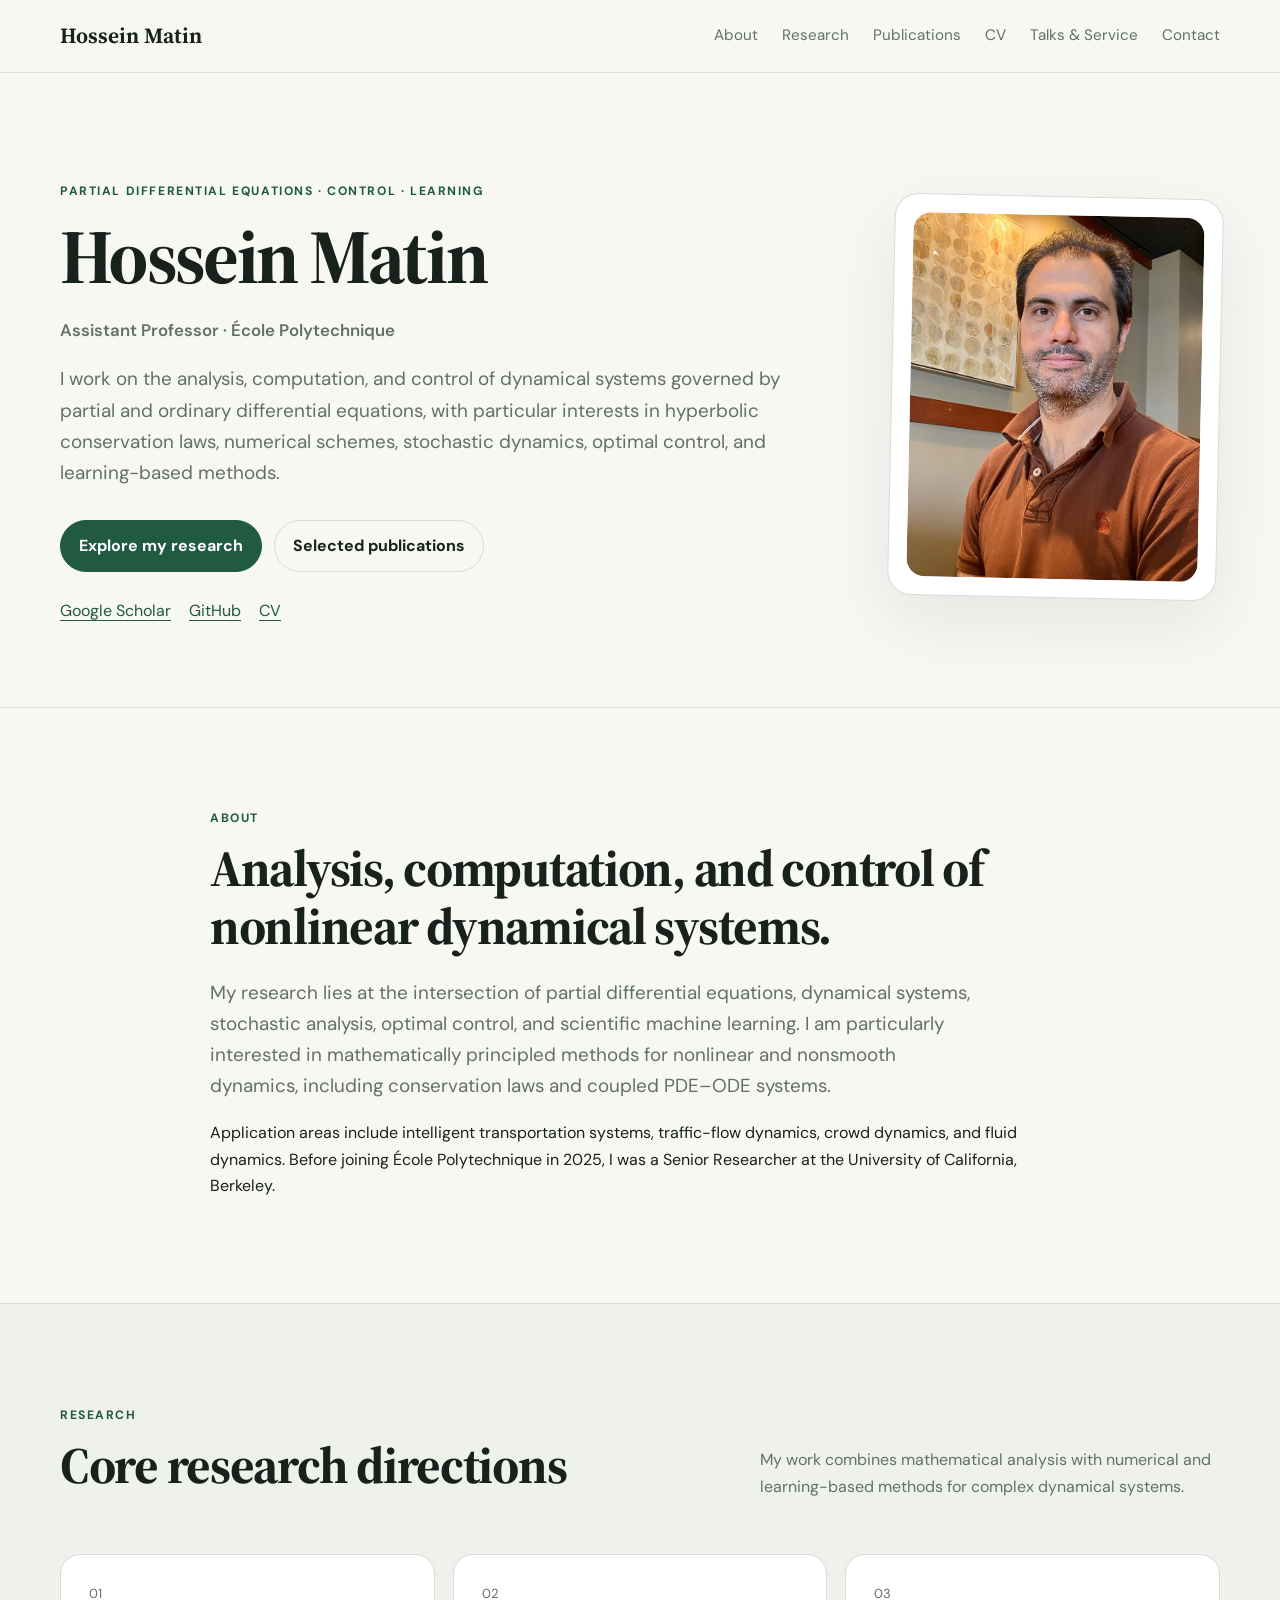
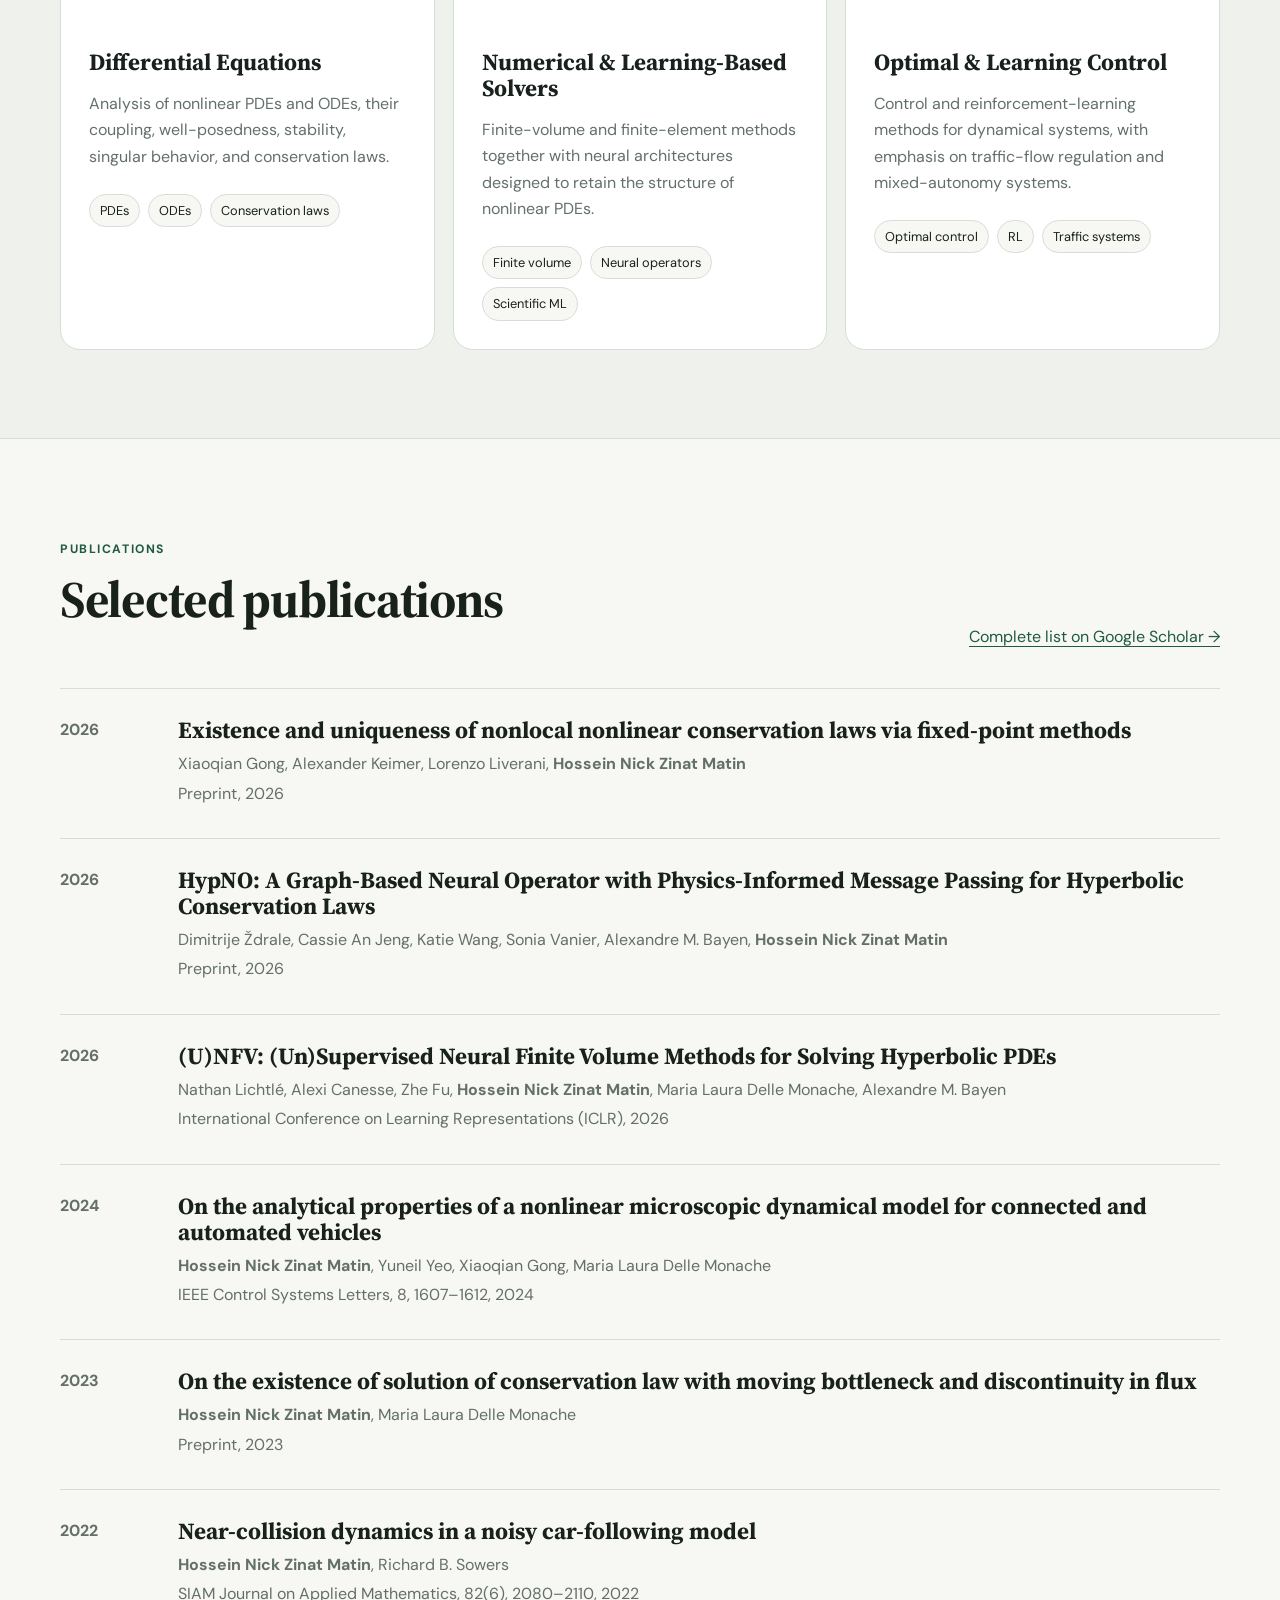
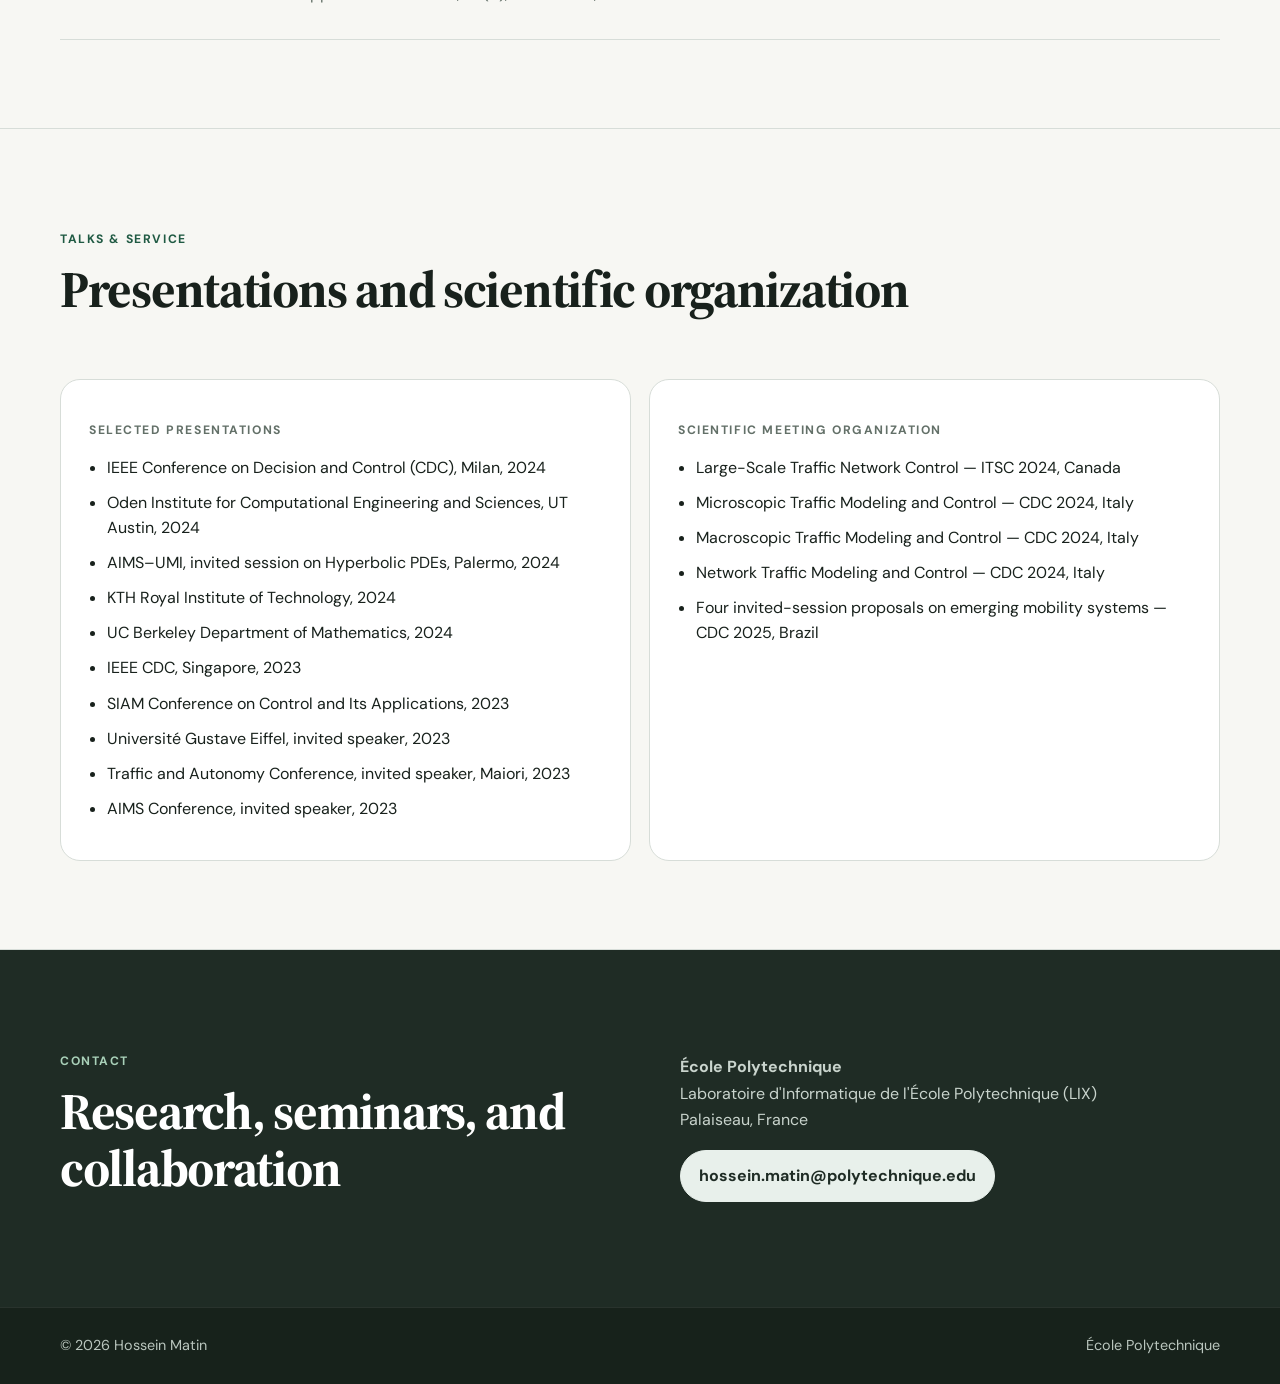
<file: index.html>
<!doctype html>
<html lang="en">
<head>
  <meta charset="utf-8" />
  <meta name="viewport" content="width=device-width, initial-scale=1" />
  <meta name="description" content="Hossein Matin — Assistant Professor at École Polytechnique. Research in partial differential equations, dynamical systems, optimal control, and scientific machine learning." />
  <title>Hossein Matin | PDEs, Optimal Control & Learning</title>
  <link rel="preconnect" href="https://fonts.googleapis.com">
  <link rel="preconnect" href="https://fonts.gstatic.com" crossorigin>
  <link href="https://fonts.googleapis.com/css2?family=DM+Sans:wght@400;500;600;700&family=Source+Serif+4:opsz,wght@8..60,500;8..60,650&display=swap" rel="stylesheet">
  <link rel="stylesheet" href="assets/style.css" />
</head>
<body>
  <header class="site-header">
    <div class="container nav-wrap">
      <a class="brand" href="#top">Hossein Matin</a>
      <button class="nav-toggle" aria-label="Toggle navigation" aria-expanded="false">Menu</button>
      <nav class="nav" aria-label="Primary navigation">
        <a href="#about">About</a>
        <a href="#research">Research</a>
        <a href="#publications">Publications</a>
        <a href="cv.html">CV</a>
        <a href="#talks">Talks & Service</a>
        <a href="#contact">Contact</a>
      </nav>
    </div>
  </header>

  <main id="top">
    <section class="hero">
      <div class="container hero-grid">
        <div>
          <p class="eyebrow">Partial Differential Equations · Control · Learning</p>
          <h1>Hossein Matin</h1>
          <p class="hero-role">Assistant Professor · École Polytechnique</p>
          <p class="hero-copy">
            I work on the analysis, computation, and control of dynamical systems governed by partial and ordinary differential equations, with particular interests in hyperbolic conservation laws, numerical schemes, stochastic dynamics, optimal control, and learning-based methods.
          </p>
          <div class="hero-actions">
            <a class="button primary" href="#research">Explore my research</a>
            <a class="button secondary" href="#publications">Selected publications</a>
          </div>
          <div class="quick-links" aria-label="Academic links">
            <a href="https://scholar.google.com/citations?user=VEUPBnAAAAAJ&hl=en" target="_blank" rel="noopener">Google Scholar</a>
            <a href="https://github.com/hosein-matin" target="_blank" rel="noopener">GitHub</a>
            <a href="cv.html">CV</a>
          </div>
        </div>
        <aside class="profile-card">
          <div class="portrait-frame">
            <img id="profile-photo" src="assets/myPicture.jpg" alt="Hossein Matin" />
            <div id="profile-photo-fallback" class="portrait-fallback" hidden>Profile photo</div>
        
        </aside>
      </div>
    </section>

    <section id="about" class="section">
      <div class="container narrow">
        <p class="section-kicker">About</p>
        <h2>Analysis, computation, and control of nonlinear dynamical systems.</h2>
        <p class="lead">
          My research lies at the intersection of partial differential equations, dynamical systems, stochastic analysis, optimal control, and scientific machine learning. I am particularly interested in mathematically principled methods for nonlinear and nonsmooth dynamics, including conservation laws and coupled PDE–ODE systems.
        </p>
        <p>
          Application areas include intelligent transportation systems, traffic-flow dynamics, crowd dynamics, and fluid dynamics. Before joining École Polytechnique in 2025, I was a Senior Researcher at the University of California, Berkeley.
        </p>
      </div>
    </section>

    <section id="research" class="section section-alt">
      <div class="container">
        <div class="section-heading">
          <div>
            <p class="section-kicker">Research</p>
            <h2>Core research directions</h2>
          </div>
          <p>My work combines mathematical analysis with numerical and learning-based methods for complex dynamical systems.</p>
        </div>
        <div class="cards three">
          <article class="card">
            <span class="card-index">01</span>
            <h3>Differential Equations</h3>
            <p>Analysis of nonlinear PDEs and ODEs, their coupling, well-posedness, stability, singular behavior, and conservation laws.</p>
            <div class="tags"><span>PDEs</span><span>ODEs</span><span>Conservation laws</span></div>
          </article>
          <article class="card">
            <span class="card-index">02</span>
            <h3>Numerical & Learning-Based Solvers</h3>
            <p>Finite-volume and finite-element methods together with neural architectures designed to retain the structure of nonlinear PDEs.</p>
            <div class="tags"><span>Finite volume</span><span>Neural operators</span><span>Scientific ML</span></div>
          </article>
          <article class="card">
            <span class="card-index">03</span>
            <h3>Optimal & Learning Control</h3>
            <p>Control and reinforcement-learning methods for dynamical systems, with emphasis on traffic-flow regulation and mixed-autonomy systems.</p>
            <div class="tags"><span>Optimal control</span><span>RL</span><span>Traffic systems</span></div>
          </article>
        </div>
      </div>
    </section>

    <section id="publications" class="section">
      <div class="container">
        <div class="section-heading">
          <div>
            <p class="section-kicker">Publications</p>
            <h2>Selected publications</h2>
          </div>
          <a class="text-link" href="https://scholar.google.com/citations?user=VEUPBnAAAAAJ&hl=en" target="_blank" rel="noopener">Complete list on Google Scholar →</a>
        </div>
        <div class="pub-list">
          <article class="publication">
            <div class="pub-year">2026</div>
            <div><h3><a href="https://scholar.google.com/citations?view_op=view_citation&hl=en&user=VEUPBnAAAAAJ&citation_for_view=VEUPBnAAAAAJ:_kc_bZDykSQC" target="_blank" rel="noopener">Existence and uniqueness of nonlocal nonlinear conservation laws via fixed-point methods</a></h3><p class="authors">Xiaoqian Gong, Alexander Keimer, Lorenzo Liverani, <strong>Hossein Nick Zinat Matin</strong></p><p class="venue">Preprint, 2026</p></div>
          </article>
          <article class="publication">
            <div class="pub-year">2026</div>
            <div><h3><a href="https://scholar.google.com/citations?view_op=view_citation&hl=en&user=VEUPBnAAAAAJ&citation_for_view=VEUPBnAAAAAJ:4TOpqqG69KYC" target="_blank" rel="noopener">HypNO: A Graph-Based Neural Operator with Physics-Informed Message Passing for Hyperbolic Conservation Laws</a></h3><p class="authors">Dimitrije Ždrale, Cassie An Jeng, Katie Wang, Sonia Vanier, Alexandre M. Bayen, <strong>Hossein Nick Zinat Matin</strong></p><p class="venue">Preprint, 2026</p></div>
          </article>
          <article class="publication">
            <div class="pub-year">2026</div>
            <div><h3><a href="https://scholar.google.com/citations?view_op=view_citation&hl=en&user=VEUPBnAAAAAJ&citation_for_view=VEUPBnAAAAAJ:YOwf2qJgpHMC" target="_blank" rel="noopener">(U)NFV: (Un)Supervised Neural Finite Volume Methods for Solving Hyperbolic PDEs</a></h3><p class="authors">Nathan Lichtlé, Alexi Canesse, Zhe Fu, <strong>Hossein Nick Zinat Matin</strong>, Maria Laura Delle Monache, Alexandre M. Bayen</p><p class="venue">International Conference on Learning Representations (ICLR), 2026</p></div>
          </article>
          <article class="publication">
            <div class="pub-year">2024</div>
            <div><h3><a href="https://scholar.google.com/citations?view_op=view_citation&hl=en&user=VEUPBnAAAAAJ&citation_for_view=VEUPBnAAAAAJ:UebtZRa9Y70C" target="_blank" rel="noopener">On the analytical properties of a nonlinear microscopic dynamical model for connected and automated vehicles</a></h3><p class="authors"><strong>Hossein Nick Zinat Matin</strong>, Yuneil Yeo, Xiaoqian Gong, Maria Laura Delle Monache</p><p class="venue">IEEE Control Systems Letters, 8, 1607–1612, 2024</p></div>
          </article>
          <article class="publication">
            <div class="pub-year">2023</div>
            <div><h3><a href="https://scholar.google.com/citations?view_op=view_citation&hl=en&user=VEUPBnAAAAAJ&citation_for_view=VEUPBnAAAAAJ:YsMSGLbcyi4C" target="_blank" rel="noopener">On the existence of solution of conservation law with moving bottleneck and discontinuity in flux</a></h3><p class="authors"><strong>Hossein Nick Zinat Matin</strong>, Maria Laura Delle Monache</p><p class="venue">Preprint, 2023</p></div>
          </article>
          <article class="publication">
            <div class="pub-year">2022</div>
            <div><h3><a href="https://scholar.google.com/citations?view_op=view_citation&hl=en&user=VEUPBnAAAAAJ&citation_for_view=VEUPBnAAAAAJ:Tyk-4Ss8FVUC" target="_blank" rel="noopener">Near-collision dynamics in a noisy car-following model</a></h3><p class="authors"><strong>Hossein Nick Zinat Matin</strong>, Richard B. Sowers</p><p class="venue">SIAM Journal on Applied Mathematics, 82(6), 2080–2110, 2022</p></div>
          </article>
        </div>
      </div>
    </section>

    <section id="talks" class="section">
      <div class="container">
        <div class="section-heading"><div><p class="section-kicker">Talks & Service</p><h2>Presentations and scientific organization</h2></div></div>
        <div class="cards two">
          <article class="project-card">
            <p class="project-label">Selected presentations</p>
            <ul class="clean-list">
              <li>IEEE Conference on Decision and Control (CDC), Milan, 2024</li>
              <li>Oden Institute for Computational Engineering and Sciences, UT Austin, 2024</li>
              <li>AIMS–UMI, invited session on Hyperbolic PDEs, Palermo, 2024</li>
              <li>KTH Royal Institute of Technology, 2024</li>
              <li>UC Berkeley Department of Mathematics, 2024</li>
              <li>IEEE CDC, Singapore, 2023</li>
              <li>SIAM Conference on Control and Its Applications, 2023</li>
              <li>Université Gustave Eiffel, invited speaker, 2023</li>
              <li>Traffic and Autonomy Conference, invited speaker, Maiori, 2023</li>
              <li>AIMS Conference, invited speaker, 2023</li>
            </ul>
          </article>
          <article class="project-card">
            <p class="project-label">Scientific meeting organization</p>
            <ul class="clean-list">
              <li>Large-Scale Traffic Network Control — ITSC 2024, Canada</li>
              <li>Microscopic Traffic Modeling and Control — CDC 2024, Italy</li>
              <li>Macroscopic Traffic Modeling and Control — CDC 2024, Italy</li>
              <li>Network Traffic Modeling and Control — CDC 2024, Italy</li>
              <li>Four invited-session proposals on emerging mobility systems — CDC 2025, Brazil</li>
            </ul>
          </article>
        </div>
      </div>
    </section>

    <section id="contact" class="section contact-section">
      <div class="container contact-grid">
        <div><p class="section-kicker">Contact</p><h2>Research, seminars, and collaboration</h2></div>
        <div class="contact-copy">
          <p><strong>École Polytechnique</strong><br>Laboratoire d'Informatique de l'École Polytechnique (LIX)<br>Palaiseau, France</p>
          <a class="button primary" href="mailto:hossein.matin@polytechnique.edu">hossein.matin@polytechnique.edu</a>
        </div>
      </div>
    </section>
  </main>

  <footer class="footer"><div class="container footer-inner"><span>© <span id="year"></span> Hossein Matin</span><span>École Polytechnique</span></div></footer>
  <script src="assets/script.js"></script>
</body>
</html>
</file>
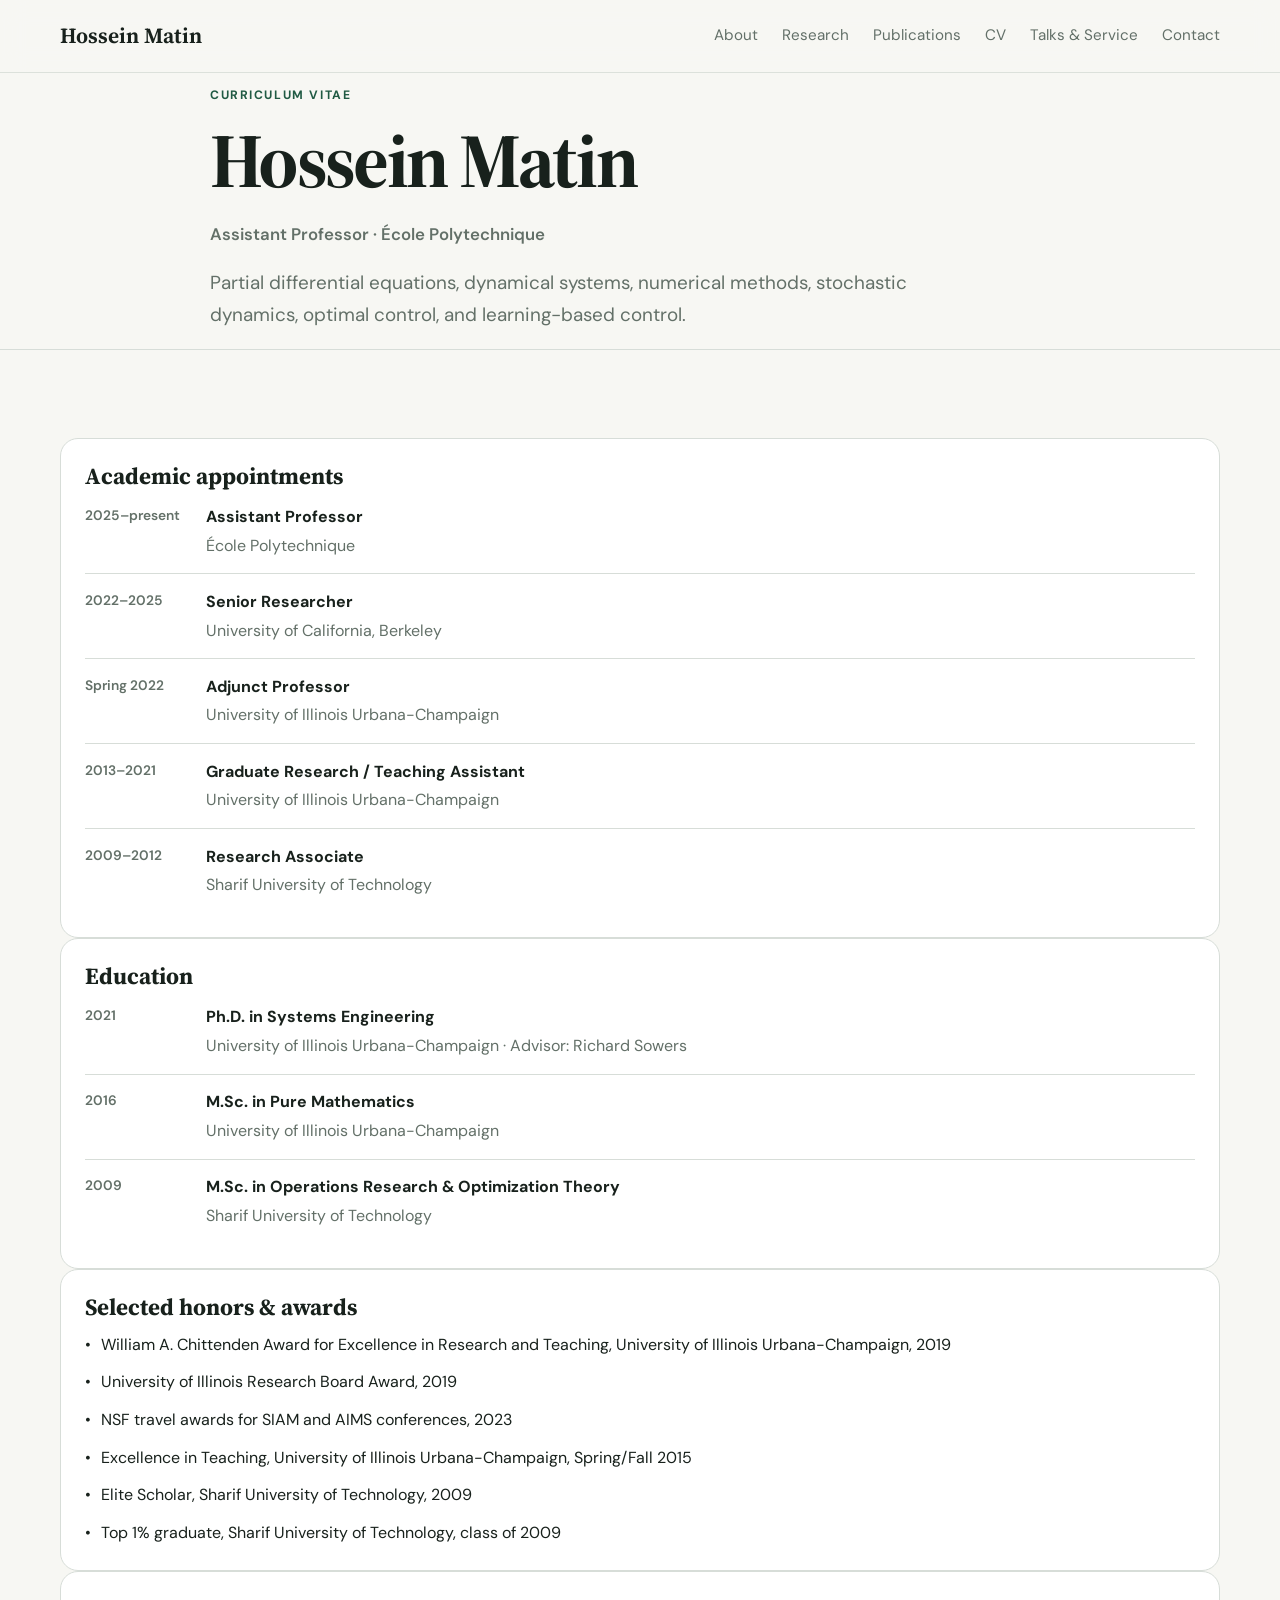
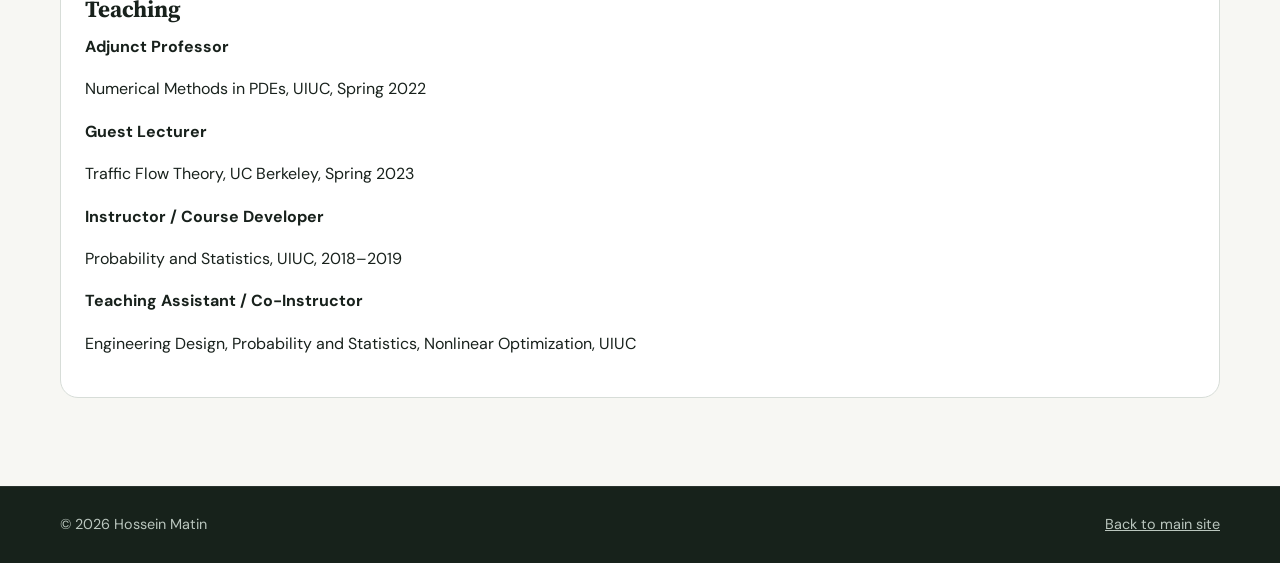
<file: cv.html>
<!doctype html>
<html lang="en">
<head>
  <meta charset="utf-8" />
  <meta name="viewport" content="width=device-width, initial-scale=1" />
  <meta name="description" content="Curriculum Vitae of Hossein Matin, Assistant Professor at École Polytechnique." />
  <title>CV | Hossein Matin</title>
  <link rel="preconnect" href="https://fonts.googleapis.com">
  <link rel="preconnect" href="https://fonts.gstatic.com" crossorigin>
  <link href="https://fonts.googleapis.com/css2?family=DM+Sans:wght@400;500;600;700&family=Source+Serif+4:opsz,wght@8..60,500;8..60,650&display=swap" rel="stylesheet">
  <link rel="stylesheet" href="assets/style.css" />
</head>
<body>
  <header class="site-header">
    <div class="container nav-wrap">
      <a class="brand" href="index.html">Hossein Matin</a>
      <button class="nav-toggle" aria-label="Toggle navigation" aria-expanded="false">Menu</button>
      <nav class="nav" aria-label="Primary navigation">
        <a href="index.html#about">About</a>
        <a href="index.html#research">Research</a>
        <a href="index.html#publications">Publications</a>
        <a href="cv.html" aria-current="page">CV</a>
        <a href="index.html#talks">Talks & Service</a>
        <a href="index.html#contact">Contact</a>
      </nav>
    </div>
  </header>

  <main>
    <section class="cv-hero">
      <div class="container narrow">
        <p class="section-kicker">Curriculum Vitae</p>
        <h1>Hossein Matin</h1>
        <p class="hero-role">Assistant Professor · École Polytechnique</p>
        <p class="lead">Partial differential equations, dynamical systems, numerical methods, stochastic dynamics, optimal control, and learning-based control.</p>
      </div>
    </section>

    <section class="section">
      <div class="container cv-page-grid">
        <div class="cv-block">
          <h3>Academic appointments</h3>
          <div class="timeline-item"><span>2025–present</span><div><strong>Assistant Professor</strong><p>École Polytechnique</p></div></div>
          <div class="timeline-item"><span>2022–2025</span><div><strong>Senior Researcher</strong><p>University of California, Berkeley</p></div></div>
          <div class="timeline-item"><span>Spring 2022</span><div><strong>Adjunct Professor</strong><p>University of Illinois Urbana-Champaign</p></div></div>
          <div class="timeline-item"><span>2013–2021</span><div><strong>Graduate Research / Teaching Assistant</strong><p>University of Illinois Urbana-Champaign</p></div></div>
          <div class="timeline-item"><span>2009–2012</span><div><strong>Research Associate</strong><p>Sharif University of Technology</p></div></div>
        </div>

        <div class="cv-block">
          <h3>Education</h3>
          <div class="timeline-item"><span>2021</span><div><strong>Ph.D. in Systems Engineering</strong><p>University of Illinois Urbana-Champaign · Advisor: Richard Sowers</p></div></div>
          <div class="timeline-item"><span>2016</span><div><strong>M.Sc. in Pure Mathematics</strong><p>University of Illinois Urbana-Champaign</p></div></div>
          <div class="timeline-item"><span>2009</span><div><strong>M.Sc. in Operations Research & Optimization Theory</strong><p>Sharif University of Technology</p></div></div>
        </div>

        <div class="cv-block full">
          <h3>Selected honors & awards</h3>
          <div class="honor-list">
            <span>William A. Chittenden Award for Excellence in Research and Teaching, University of Illinois Urbana-Champaign, 2019</span>
            <span>University of Illinois Research Board Award, 2019</span>
            <span>NSF travel awards for SIAM and AIMS conferences, 2023</span>
            <span>Excellence in Teaching, University of Illinois Urbana-Champaign, Spring/Fall 2015</span>
            <span>Elite Scholar, Sharif University of Technology, 2009</span>
            <span>Top 1% graduate, Sharif University of Technology, class of 2009</span>
          </div>
        </div>

        <div class="cv-block full">
          <h3>Teaching</h3>
          <div class="cv-columns">
            <div><strong>Adjunct Professor</strong><p>Numerical Methods in PDEs, UIUC, Spring 2022</p></div>
            <div><strong>Guest Lecturer</strong><p>Traffic Flow Theory, UC Berkeley, Spring 2023</p></div>
            <div><strong>Instructor / Course Developer</strong><p>Probability and Statistics, UIUC, 2018–2019</p></div>
            <div><strong>Teaching Assistant / Co-Instructor</strong><p>Engineering Design, Probability and Statistics, Nonlinear Optimization, UIUC</p></div>
          </div>
        </div>
      </div>
    </section>
  </main>

  <footer class="footer"><div class="container footer-inner"><span>© <span id="year"></span> Hossein Matin</span><a href="index.html">Back to main site</a></div></footer>
  <script src="assets/script.js"></script>
</body>
</html>
</file>
<file: assets/style.css>
:root {
  --bg: #f7f7f3;
  --surface: #ffffff;
  --surface-alt: #eef1ec;
  --text: #18211c;
  --muted: #637068;
  --line: #d7ddd8;
  --accent: #205a43;
  --accent-dark: #174532;
  --max: 1160px;
}

* { box-sizing: border-box; }
html { scroll-behavior: smooth; }
body {
  margin: 0;
  font-family: "DM Sans", system-ui, sans-serif;
  color: var(--text);
  background: var(--bg);
  line-height: 1.65;
}
a { color: inherit; }
.container { width: min(calc(100% - 40px), var(--max)); margin: 0 auto; }
.narrow { max-width: 860px; }
.site-header {
  position: sticky; top: 0; z-index: 20;
  border-bottom: 1px solid rgba(215,221,216,.85);
  background: rgba(247,247,243,.92);
  backdrop-filter: blur(12px);
}
.nav-wrap { min-height: 72px; display: flex; align-items: center; justify-content: space-between; gap: 24px; }
.brand { font-family: "Source Serif 4", serif; font-size: 1.35rem; font-weight: 650; text-decoration: none; }
.nav { display: flex; gap: 24px; }
.nav a { text-decoration: none; color: var(--muted); font-size: .95rem; }
.nav a:hover { color: var(--accent); }
.nav-toggle { display: none; border: 1px solid var(--line); background: var(--surface); padding: 8px 12px; border-radius: 999px; }
.hero { padding: 96px 0 82px; }
.hero-grid { display: grid; grid-template-columns: minmax(0, 1.5fr) minmax(260px, .65fr); gap: 72px; align-items: center; }
.eyebrow,.section-kicker,.project-label { text-transform: uppercase; letter-spacing: .13em; font-weight: 700; font-size: .76rem; color: var(--accent); }
h1,h2,h3 { font-family: "Source Serif 4", serif; line-height: 1.12; margin-top: 0; }
h1 { font-size: clamp(3rem, 6vw, 5.7rem); max-width: 920px; margin-bottom: 26px; letter-spacing: -.035em; }
h2 { font-size: clamp(2.1rem, 4vw, 3.5rem); margin-bottom: 22px; letter-spacing: -.025em; }
h3 { font-size: 1.45rem; margin-bottom: 12px; }
.hero-copy,.lead { font-size: 1.18rem; color: var(--muted); max-width: 760px; }
.hero-actions { display: flex; flex-wrap: wrap; gap: 12px; margin: 32px 0 26px; }
.button { display: inline-flex; align-items: center; justify-content: center; padding: 12px 18px; border-radius: 999px; text-decoration: none; font-weight: 700; border: 1px solid var(--line); }
.button.primary { background: var(--accent); border-color: var(--accent); color: white; }
.button.primary:hover { background: var(--accent-dark); }
.button.secondary { background: transparent; }
.quick-links { display: flex; flex-wrap: wrap; gap: 18px; }
.quick-links a,.text-link,.pub-links a { color: var(--accent); text-decoration-thickness: 1px; text-underline-offset: 4px; }
.profile-card { border: 1px solid var(--line); background: var(--surface); padding: 18px; border-radius: 24px; box-shadow: 0 24px 70px rgba(24,33,28,.08); transform: rotate(1.2deg); }
.portrait-placeholder { aspect-ratio: 4/5; border-radius: 16px; background: linear-gradient(145deg,#dfe8e1,#cbd7cf); display: grid; place-items: center; text-align: center; color: var(--accent); font-family: "Source Serif 4",serif; font-size: 1.5rem; }
.profile-meta { display: grid; gap: 3px; padding: 15px 4px 2px; }
.profile-meta span { color: var(--muted); font-size: .92rem; }
.section { padding: 88px 0; border-top: 1px solid var(--line); }
.section-alt { background: var(--surface-alt); }
.section-heading { display: flex; align-items: end; justify-content: space-between; gap: 30px; margin-bottom: 38px; }
.section-heading > p { max-width: 460px; color: var(--muted); }
.cards { display: grid; gap: 18px; }
.cards.three { grid-template-columns: repeat(3, 1fr); }
.cards.two { grid-template-columns: repeat(2, 1fr); }
.card,.project-card { background: var(--surface); border: 1px solid var(--line); border-radius: 20px; padding: 28px; }
.card-index { display: block; color: var(--muted); font-size: .82rem; margin-bottom: 44px; }
.card p,.project-card p { color: var(--muted); }
.tags { display: flex; gap: 8px; flex-wrap: wrap; margin-top: 24px; }
.tags span { border: 1px solid var(--line); background: var(--bg); padding: 5px 10px; border-radius: 999px; font-size: .8rem; }
.pub-list { border-top: 1px solid var(--line); }
.publication { display: grid; grid-template-columns: 90px 1fr; gap: 28px; padding: 28px 0; border-bottom: 1px solid var(--line); }
.pub-year { color: var(--muted); font-weight: 700; }
.publication h3 { margin-bottom: 8px; }
.authors,.venue { margin: 3px 0; color: var(--muted); }
.pub-links { display: flex; gap: 14px; margin-top: 12px; font-size: .9rem; }
.simple-list { border-top: 1px solid var(--line); }
.simple-list > div { display: grid; grid-template-columns: 1fr 1fr; gap: 30px; padding: 22px 0; border-bottom: 1px solid var(--line); }
.simple-list span { color: var(--muted); }
.contact-section { background: #1f2c25; color: white; }
.contact-grid { display: grid; grid-template-columns: 1fr 1fr; gap: 80px; }
.contact-section .section-kicker { color: #a9d1b9; }
.contact-copy p { color: #c9d4cd; max-width: 560px; }
.contact-section .button.primary { background: #e8f0eb; color: #1f2c25; border-color: #e8f0eb; }
.small { font-size: .86rem; }
.footer { padding: 26px 0; background: #17221b; color: #bac6be; border-top: 1px solid rgba(255,255,255,.08); }
.footer-inner { display: flex; justify-content: space-between; gap: 20px; font-size: .9rem; }

@media (max-width: 860px) {
  .nav-toggle { display: inline-flex; }
  .nav { display: none; position: absolute; top: 72px; left: 20px; right: 20px; background: var(--surface); border: 1px solid var(--line); border-radius: 18px; padding: 18px; flex-direction: column; box-shadow: 0 20px 50px rgba(0,0,0,.08); }
  .nav.open { display: flex; }
  .hero { padding-top: 62px; }
  .hero-grid,.contact-grid { grid-template-columns: 1fr; }
  .profile-card { max-width: 420px; transform: none; }
  .cards.three,.cards.two { grid-template-columns: 1fr; }
  .section-heading { align-items: start; flex-direction: column; }
}

@media (max-width: 560px) {
  .container { width: min(calc(100% - 28px), var(--max)); }
  h1 { font-size: clamp(2.65rem, 14vw, 4rem); }
  .hero { padding: 48px 0 58px; }
  .section { padding: 66px 0; }
  .publication { grid-template-columns: 1fr; gap: 4px; }
  .simple-list > div { grid-template-columns: 1fr; gap: 4px; }
  .footer-inner { flex-direction: column; }
}

/* 2026 profile update */
.hero-role { margin: -0.55rem 0 1.2rem; font-weight: 600; color: var(--muted); font-size: 1.05rem; }
.portrait-frame { width: 100%; aspect-ratio: 4 / 5; overflow: hidden; border-radius: 18px; background: #e9ecef; }
.portrait-frame img { width: 100%; height: 100%; object-fit: cover; object-position: center; display: block; }
.publication h3 a { color: inherit; text-decoration: none; }
.publication h3 a:hover { text-decoration: underline; text-underline-offset: 3px; }
.cv-grid { display: grid; grid-template-columns: repeat(2, minmax(0,1fr)); gap: 1.5rem; }
.cv-block { background: var(--surface, #fff); border: 1px solid var(--line, #dfe3e6); border-radius: 18px; padding: 1.5rem; }
.cv-block.full { grid-column: 1 / -1; }
.cv-block h3 { margin-top: 0; font-family: "Source Serif 4", serif; font-size: 1.45rem; }
.timeline-item { display: grid; grid-template-columns: 105px 1fr; gap: 1rem; padding: 0.9rem 0; border-top: 1px solid var(--line, #e5e7eb); }
.timeline-item:first-of-type { border-top: 0; padding-top: 0.2rem; }
.timeline-item > span { font-size: 0.86rem; color: var(--muted); font-weight: 600; }
.timeline-item p { margin: 0.15rem 0 0; color: var(--muted); }
.honor-list { display: grid; gap: 0.7rem; }
.honor-list span { padding-left: 1rem; position: relative; }
.honor-list span::before { content: "•"; position: absolute; left: 0; }
.clean-list { margin: 1rem 0 0; padding-left: 1.15rem; }
.clean-list li { margin: 0.65rem 0; line-height: 1.55; }
@media (max-width: 760px) { .cv-grid { grid-template-columns: 1fr; } .cv-block.full { grid-column: auto; } .timeline-item { grid-template-columns: 1fr; gap: .25rem; } }
</file>
